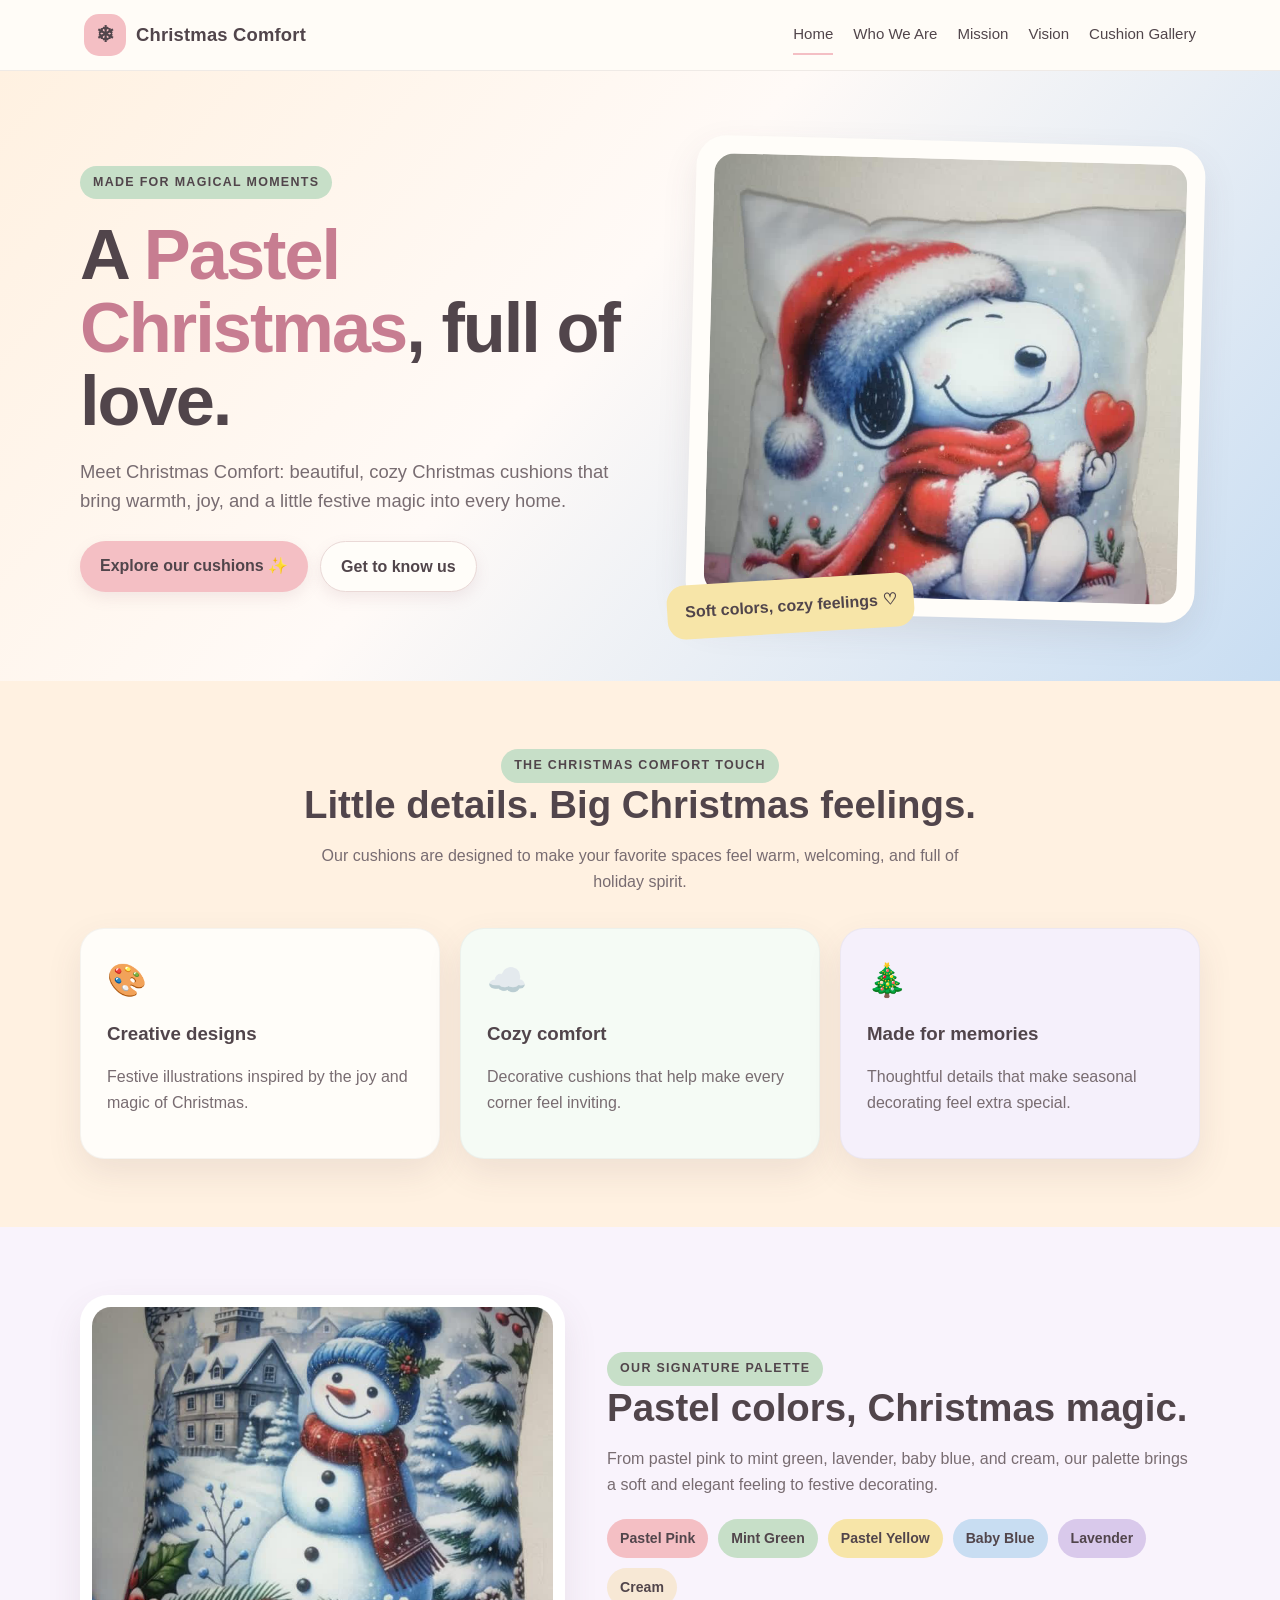
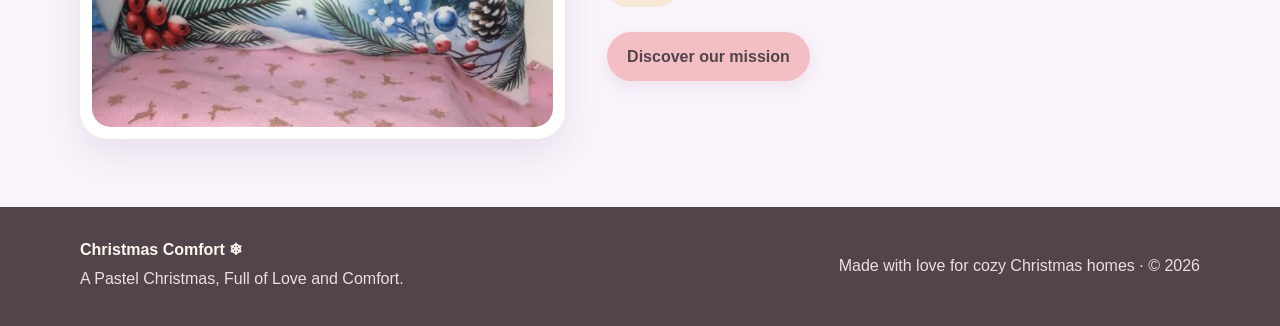
<file: index.html>
<!doctype html>
<html lang="en">
<head>
  <meta charset="utf-8">
  <meta name="viewport" content="width=device-width, initial-scale=1">
  <meta name="theme-color" content="#FFF1E1">
  <meta name="description" content="Christmas Comfort creates beautiful, cozy Christmas cushions in soft pastel colors.">
  <title>Home | Christmas Comfort</title>
  <link rel="stylesheet" href="./styles.css">
</head>
<body>

<header>
  <div class="nav">
    <a class="brand" href="./index.html">
      <span class="brand-mark">❄</span>
      <span>Christmas Comfort</span>
    </a>

    <button class="menu-button" aria-label="Open navigation" aria-expanded="false">☰</button>

    <nav>
      <a href="./index.html">Home</a>
      <a href="./who-we-are.html">Who We Are</a>
      <a href="./mission.html">Mission</a>
      <a href="./vision.html">Vision</a>
      <a href="./products.html">Cushion Gallery</a>
    </nav>
  </div>
</header>

<main>

  <!-- HERO SECTION -->
  <section class="hero">
    <div class="wrap hero-grid">

      <div>
        <span class="eyebrow">Made for magical moments</span>

        <h1>A <span>Pastel Christmas</span>, full of love.</h1>

        <p class="lead">
          Meet Christmas Comfort: beautiful, cozy Christmas cushions
          that bring warmth, joy, and a little festive magic into every home.
        </p>

        <div class="actions">
          <a class="btn" href="./products.html">Explore our cushions ✨</a>
          <a class="btn secondary" href="./who-we-are.html">Get to know us</a>
        </div>
      </div>

      <div class="hero-photo">
        <img
          src="./snoopy-cushion.png"
          alt="Christmas cushion with a cheerful winter character wearing a Santa hat"
          onerror="this.onerror=null;this.src='https://placehold.co/600x600/FFF1E1/8A647A?text=Christmas+Comfort';"
        >
        <span class="sticker">Soft colors, cozy feelings ♡</span>
      </div>

    </div>
  </section>

  <!-- FEATURES SECTION -->
  <section class="section">
    <div class="wrap">

      <div class="section-head">
        <span class="eyebrow">The Christmas Comfort touch</span>
        <h2>Little details. Big Christmas feelings.</h2>
        <p>
          Our cushions are designed to make your favorite spaces feel warm,
          welcoming, and full of holiday spirit.
        </p>
      </div>

      <div class="cards">

        <article class="card">
          <div class="emoji">🎨</div>
          <h3>Creative designs</h3>
          <p>Festive illustrations inspired by the joy and magic of Christmas.</p>
        </article>

        <article class="card">
          <div class="emoji">☁️</div>
          <h3>Cozy comfort</h3>
          <p>Decorative cushions that help make every corner feel inviting.</p>
        </article>

        <article class="card">
          <div class="emoji">🎄</div>
          <h3>Made for memories</h3>
          <p>Thoughtful details that make seasonal decorating feel extra special.</p>
        </article>

      </div>
    </div>
  </section>

  <!-- SIGNATURE COLORS SECTION -->
  <section class="section" style="background:#f9f3fc">
    <div class="wrap split">

      <div class="split-image">
        <img
          src="./snowman-cushion.png"
          alt="Snowman Christmas cushion in icy blue and winter colors"
          onerror="this.onerror=null;this.src='https://placehold.co/600x600/F9F3FC/8A647A?text=Snowy+Day';"
        >
      </div>

      <div>
        <span class="eyebrow">Our signature palette</span>

        <h2>Pastel colors, Christmas magic.</h2>

        <p>
          From pastel pink to mint green, lavender, baby blue, and cream,
          our palette brings a soft and elegant feeling to festive decorating.
        </p>

        <div class="pill-row">
          <span class="pill pink">Pastel Pink</span>
          <span class="pill mint">Mint Green</span>
          <span class="pill yellow">Pastel Yellow</span>
          <span class="pill blue">Baby Blue</span>
          <span class="pill lavender">Lavender</span>
          <span class="pill cream">Cream</span>
        </div>

        <div class="actions">
          <a class="btn" href="./mission.html">Discover our mission</a>
        </div>
      </div>

    </div>
  </section>

</main>

<!-- FOOTER -->
<footer>
  <div class="wrap footer-inner">

    <div>
      <strong>Christmas Comfort ❄</strong>
      <p>A Pastel Christmas, Full of Love and Comfort.</p>
    </div>

    <p>
      Made with love for cozy Christmas homes · ©
      <span class="year"></span>
    </p>

  </div>
</footer>

<!-- NAVIGATION SCRIPT -->
<script>
  const button = document.querySelector('.menu-button');
  const navMenu = document.querySelector('nav');

  if (button && navMenu) {
    button.addEventListener('click', () => {
      const opened = navMenu.classList.toggle('open');
      button.setAttribute('aria-expanded', opened ? 'true' : 'false');
    });
  }

  const currentPage = location.pathname.split('/').pop() || 'index.html';

  document.querySelectorAll('nav a').forEach(link => {
    const linkPage = link.getAttribute('href').split('/').pop();

    if (linkPage === currentPage) {
      link.classList.add('active');
    }
  });

  document.querySelectorAll('.year').forEach(element => {
    element.textContent = new Date().getFullYear();
  });
</script>

</body>
</html>
</file>
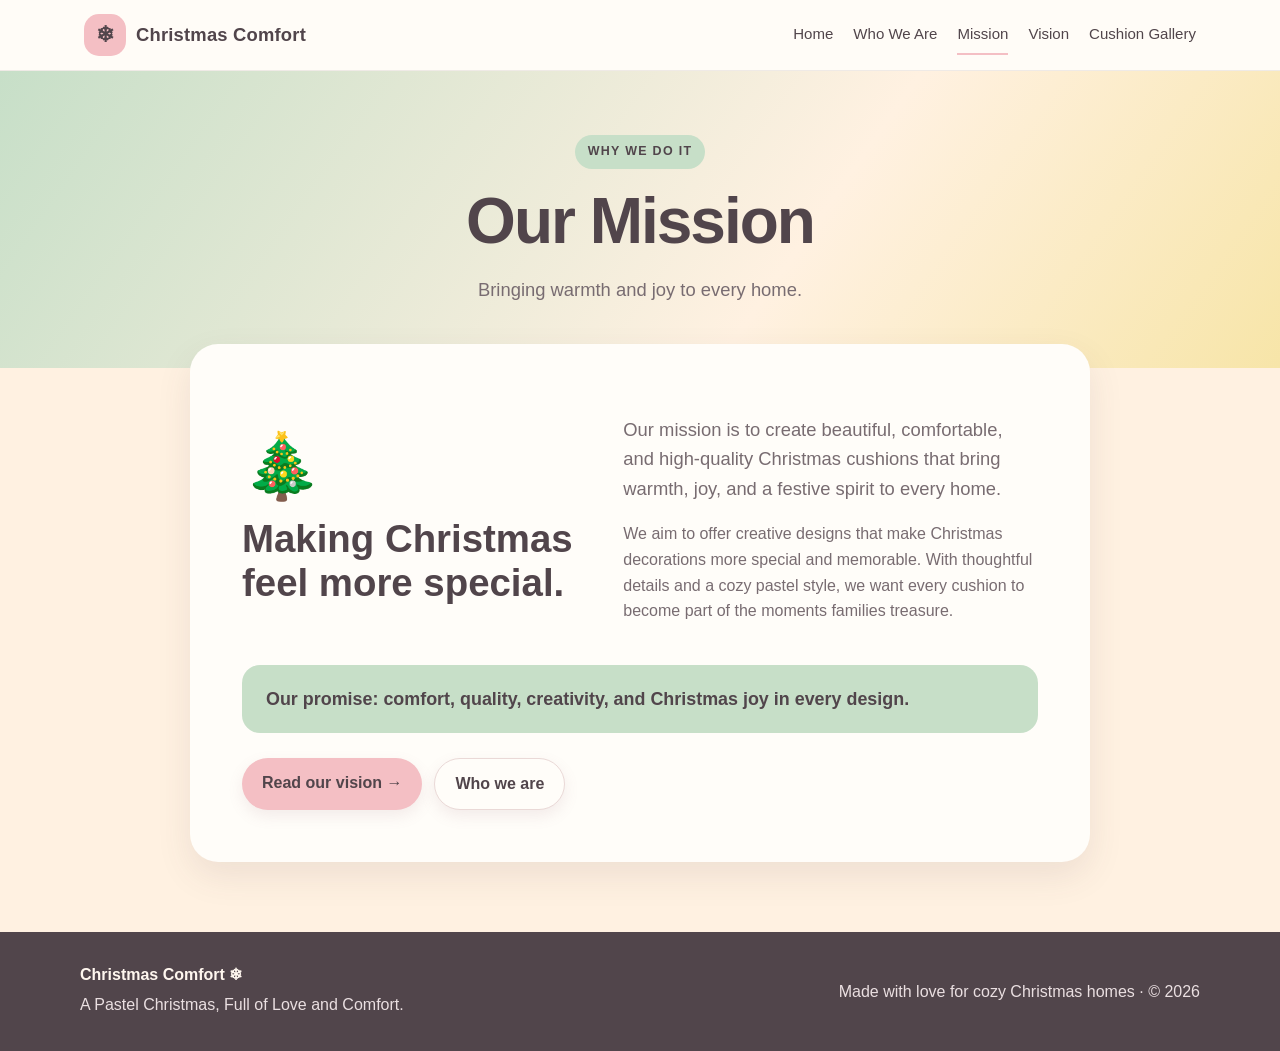
<file: mission.html>
<!doctype html>
<html lang="en"><head><meta charset="utf-8"><meta name="viewport" content="width=device-width,initial-scale=1">
<meta name="theme-color" content="#FFF1E1"><meta name="description" content="Christmas Comfort creates beautiful, cozy Christmas cushions in soft pastel colors.">
<title>Our Mission | Christmas Comfort</title><link rel="stylesheet" href="styles.css"></head><body>

<header><div class="nav">
  <a class="brand" href="index.html"><span class="brand-mark">❄</span><span>Christmas Comfort</span></a>
  <button class="menu-button" aria-label="Open navigation" aria-expanded="false">☰</button>
  <nav>
    <a href="index.html">Home</a>
    <a href="who-we-are.html">Who We Are</a>
    <a href="mission.html">Mission</a>
    <a href="vision.html">Vision</a>
    <a href="products.html">Cushion Gallery</a>
  </nav>
</div></header>
<main>
<section class="page-hero" style="background:linear-gradient(125deg,var(--mint),var(--cream) 62%,var(--yellow))"><div class="wrap"><span class="eyebrow">Why we do it</span><h1>Our Mission</h1><p class="lead" style="margin:0 auto">Bringing warmth and joy to every home.</p></div></section>
<section class="content-panel"><div class="split"><div><span style="font-size:4rem">🎄</span><h2>Making Christmas feel more special.</h2></div><div><p class="lead">Our mission is to create beautiful, comfortable, and high-quality Christmas cushions that bring warmth, joy, and a festive spirit to every home.</p><p>We aim to offer creative designs that make Christmas decorations more special and memorable. With thoughtful details and a cozy pastel style, we want every cushion to become part of the moments families treasure.</p></div></div>
<div class="quote" style="background:var(--mint)">Our promise: comfort, quality, creativity, and Christmas joy in every design.</div><div class="actions"><a class="btn" href="vision.html">Read our vision →</a><a class="btn secondary" href="who-we-are.html">Who we are</a></div></section>
</main>
<footer><div class="wrap footer-inner">
  <div><strong>Christmas Comfort ❄</strong><p>A Pastel Christmas, Full of Love and Comfort.</p></div>
  <p>Made with love for cozy Christmas homes · © <span class="year"></span></p>
</div></footer>
<script>
const button=document.querySelector('.menu-button'), navMenu=document.querySelector('nav');
if(button){button.addEventListener('click',()=>{const opened=navMenu.classList.toggle('open');button.setAttribute('aria-expanded',opened?'true':'false')})}
document.querySelectorAll('nav a').forEach(a=>{if(a.getAttribute('href')===location.pathname.split('/').pop())a.classList.add('active')});
document.querySelectorAll('.year').forEach(el=>el.textContent=new Date().getFullYear());
</script>
</body></html>
</file>
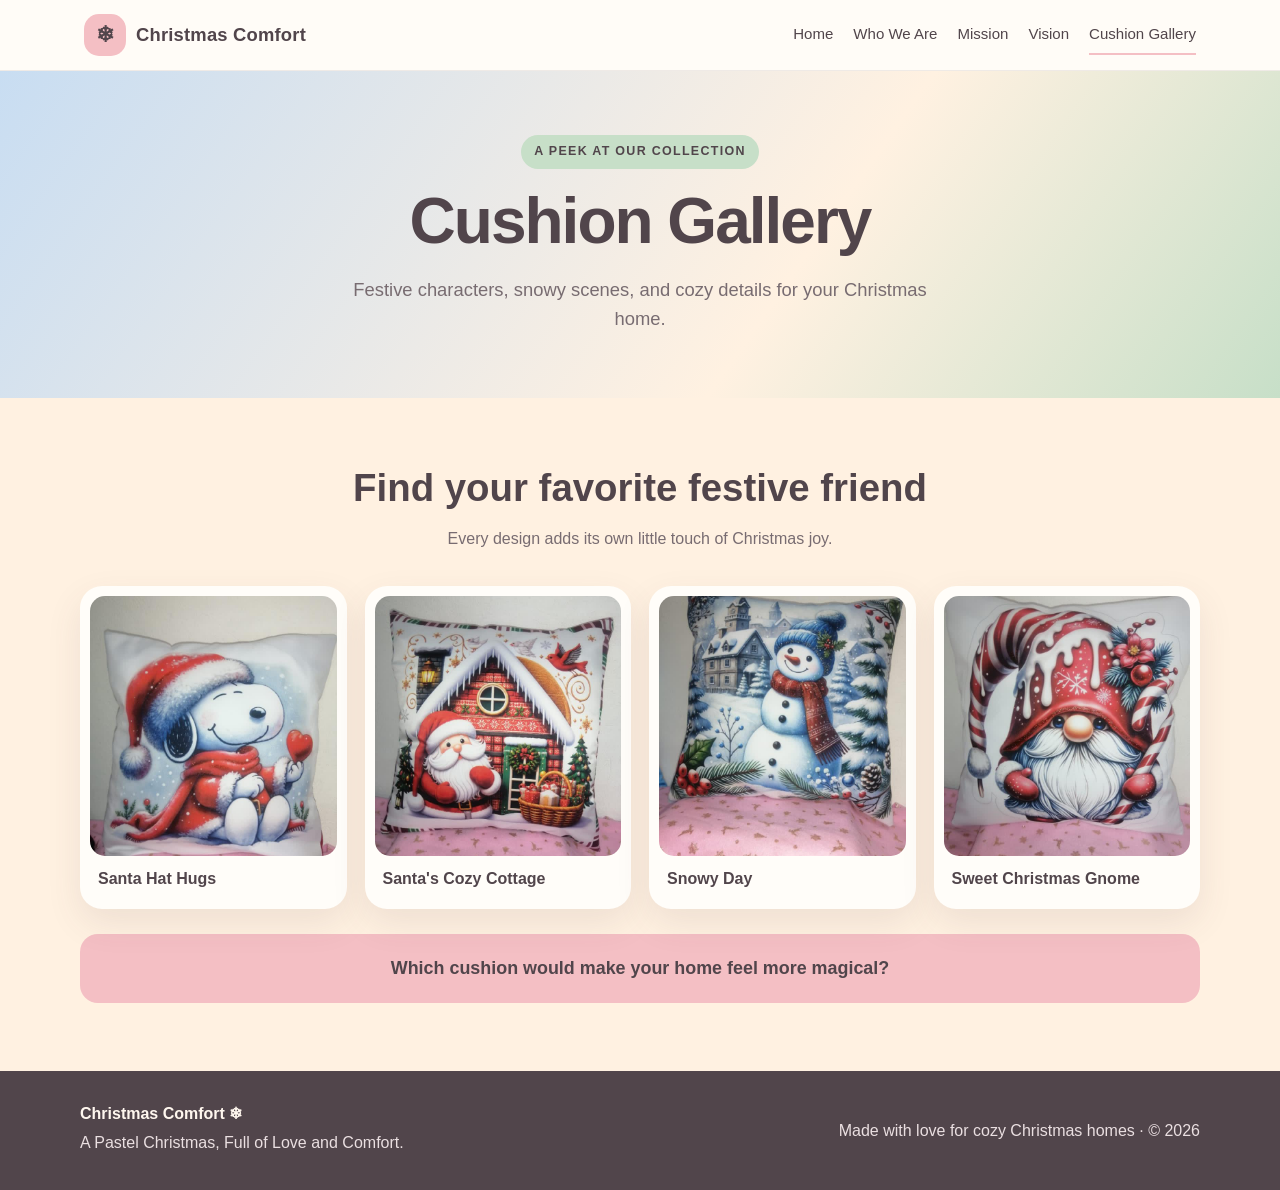
<file: products.html>
<!doctype html>
<html lang="en"><head><meta charset="utf-8"><meta name="viewport" content="width=device-width,initial-scale=1">
<meta name="theme-color" content="#FFF1E1"><meta name="description" content="Christmas Comfort creates beautiful, cozy Christmas cushions in soft pastel colors.">
<title>Cushion Gallery | Christmas Comfort</title><link rel="stylesheet" href="styles.css"></head><body>

<header><div class="nav">
  <a class="brand" href="index.html"><span class="brand-mark">❄</span><span>Christmas Comfort</span></a>
  <button class="menu-button" aria-label="Open navigation" aria-expanded="false">☰</button>
  <nav>
    <a href="index.html">Home</a>
    <a href="who-we-are.html">Who We Are</a>
    <a href="mission.html">Mission</a>
    <a href="vision.html">Vision</a>
    <a href="products.html">Cushion Gallery</a>
  </nav>
</div></header>
<main>
<section class="page-hero" style="background:linear-gradient(125deg,var(--blue),var(--cream) 62%,var(--mint))"><div class="wrap"><span class="eyebrow">A peek at our collection</span><h1>Cushion Gallery</h1><p class="lead" style="margin:0 auto">Festive characters, snowy scenes, and cozy details for your Christmas home.</p></div></section>
<section class="section"><div class="wrap"><div class="section-head"><h2>Find your favorite festive friend</h2><p>Every design adds its own little touch of Christmas joy.</p></div><div class="gallery">
<article class="product">
  <img src="./snoopy-cushion.png" alt="Winter character cushion with Santa hat and red scarf">
  <h3>Santa Hat Hugs</h3>
</article>

<article class="product">
  <img src="./santa-house-cushion.png" alt="Santa Claus in front of a decorated Christmas cottage">
  <h3>Santa's Cozy Cottage</h3>
</article>

<article class="product">
  <img src="./snowman-cushion.png" alt="Snowman in a blue hat and red scarf in a snowy village">
  <h3>Snowy Day</h3>
</article>

<article class="product">
  <img src="./gnome-cushion.png" alt="Christmas gnome with a red striped hat and candy cane">
  <h3>Sweet Christmas Gnome</h3>
</article>
</div><div class="quote" style="background:var(--pink);text-align:center">Which cushion would make your home feel more magical?</div></div></section>
</main>
<footer><div class="wrap footer-inner">
  <div><strong>Christmas Comfort ❄</strong><p>A Pastel Christmas, Full of Love and Comfort.</p></div>
  <p>Made with love for cozy Christmas homes · © <span class="year"></span></p>
</div></footer>
<script>
const button=document.querySelector('.menu-button'), navMenu=document.querySelector('nav');
if(button){button.addEventListener('click',()=>{const opened=navMenu.classList.toggle('open');button.setAttribute('aria-expanded',opened?'true':'false')})}
document.querySelectorAll('nav a').forEach(a=>{if(a.getAttribute('href')===location.pathname.split('/').pop())a.classList.add('active')});
document.querySelectorAll('.year').forEach(el=>el.textContent=new Date().getFullYear());
</script>
</body></html>
</file>
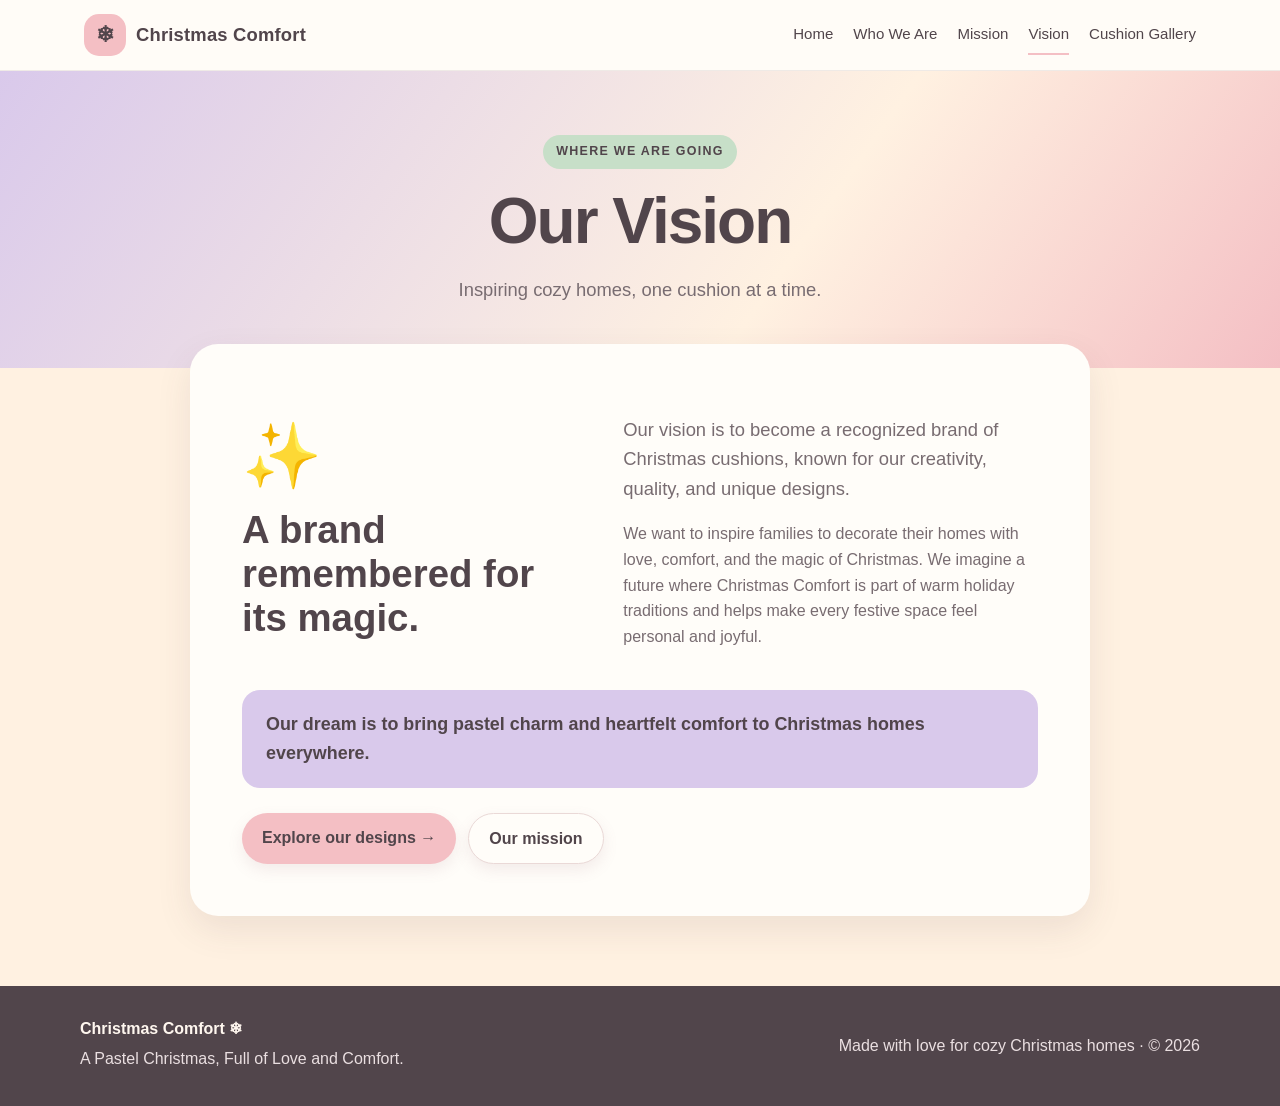
<file: vision.html>
<!doctype html>
<html lang="en"><head><meta charset="utf-8"><meta name="viewport" content="width=device-width,initial-scale=1">
<meta name="theme-color" content="#FFF1E1"><meta name="description" content="Christmas Comfort creates beautiful, cozy Christmas cushions in soft pastel colors.">
<title>Our Vision | Christmas Comfort</title><link rel="stylesheet" href="styles.css"></head><body>

<header><div class="nav">
  <a class="brand" href="index.html"><span class="brand-mark">❄</span><span>Christmas Comfort</span></a>
  <button class="menu-button" aria-label="Open navigation" aria-expanded="false">☰</button>
  <nav>
    <a href="index.html">Home</a>
    <a href="who-we-are.html">Who We Are</a>
    <a href="mission.html">Mission</a>
    <a href="vision.html">Vision</a>
    <a href="products.html">Cushion Gallery</a>
  </nav>
</div></header>
<main>
<section class="page-hero" style="background:linear-gradient(125deg,var(--lavender),var(--cream) 62%,var(--pink))"><div class="wrap"><span class="eyebrow">Where we are going</span><h1>Our Vision</h1><p class="lead" style="margin:0 auto">Inspiring cozy homes, one cushion at a time.</p></div></section>
<section class="content-panel"><div class="split"><div><span style="font-size:4rem">✨</span><h2>A brand remembered for its magic.</h2></div><div><p class="lead">Our vision is to become a recognized brand of Christmas cushions, known for our creativity, quality, and unique designs.</p><p>We want to inspire families to decorate their homes with love, comfort, and the magic of Christmas. We imagine a future where Christmas Comfort is part of warm holiday traditions and helps make every festive space feel personal and joyful.</p></div></div>
<div class="quote" style="background:var(--lavender)">Our dream is to bring pastel charm and heartfelt comfort to Christmas homes everywhere.</div><div class="actions"><a class="btn" href="products.html">Explore our designs →</a><a class="btn secondary" href="mission.html">Our mission</a></div></section>
</main>
<footer><div class="wrap footer-inner">
  <div><strong>Christmas Comfort ❄</strong><p>A Pastel Christmas, Full of Love and Comfort.</p></div>
  <p>Made with love for cozy Christmas homes · © <span class="year"></span></p>
</div></footer>
<script>
const button=document.querySelector('.menu-button'), navMenu=document.querySelector('nav');
if(button){button.addEventListener('click',()=>{const opened=navMenu.classList.toggle('open');button.setAttribute('aria-expanded',opened?'true':'false')})}
document.querySelectorAll('nav a').forEach(a=>{if(a.getAttribute('href')===location.pathname.split('/').pop())a.classList.add('active')});
document.querySelectorAll('.year').forEach(el=>el.textContent=new Date().getFullYear());
</script>
</body></html>
</file>
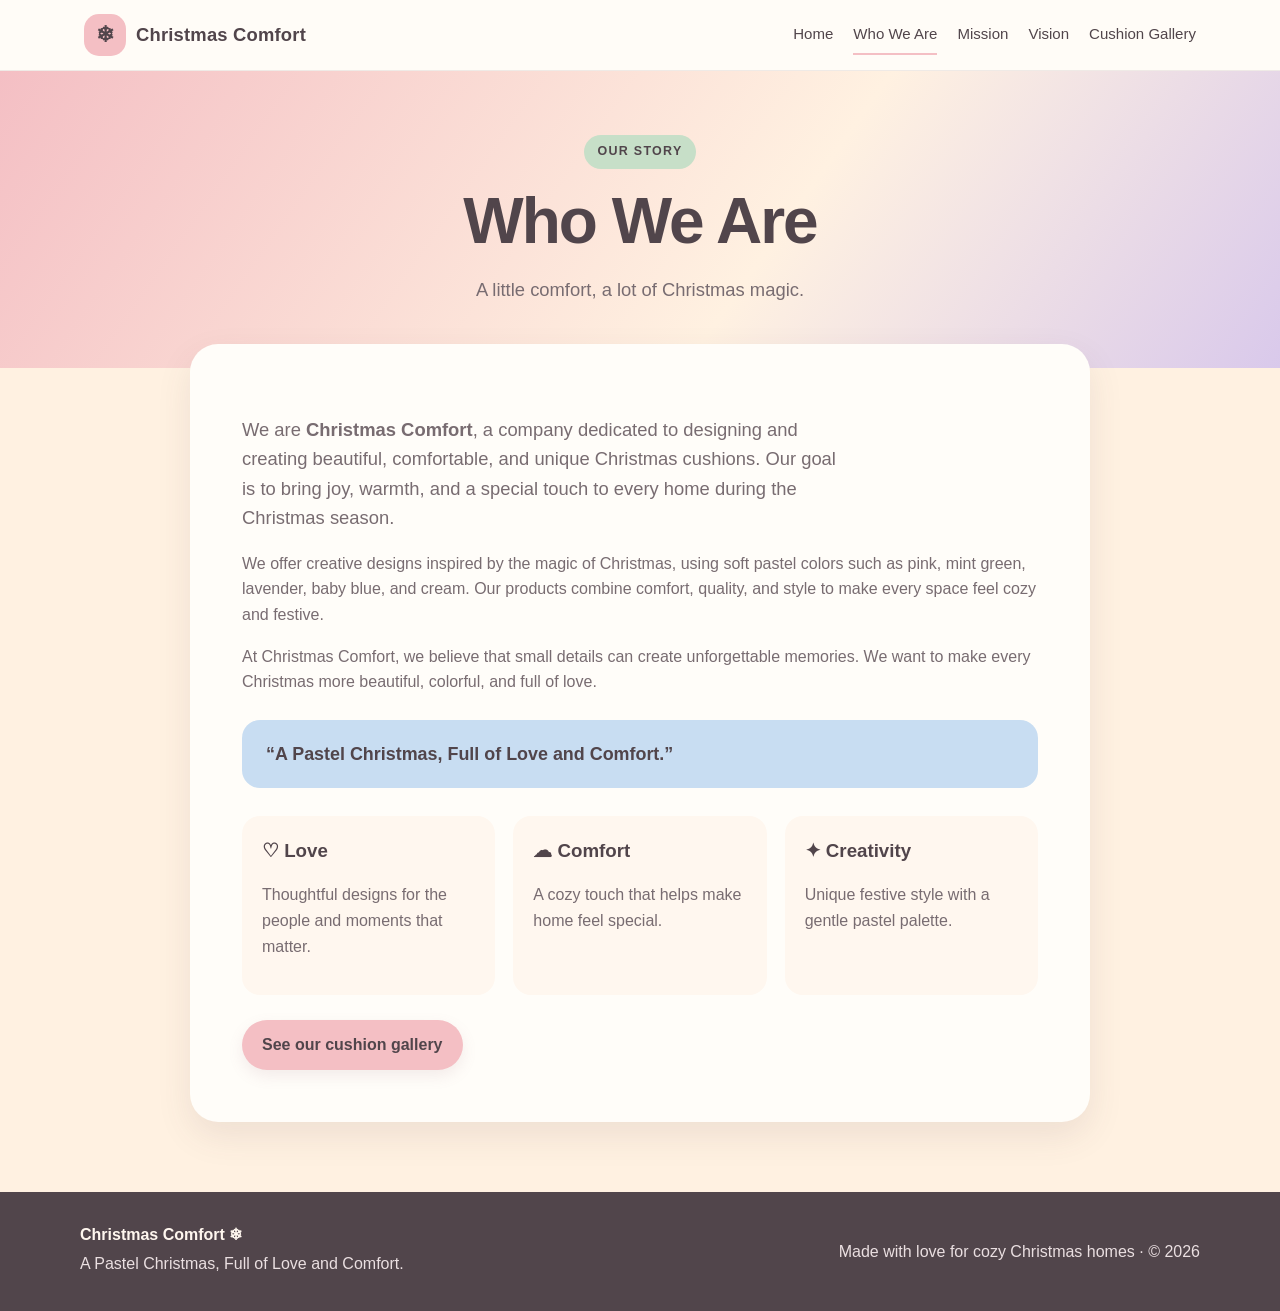
<file: who-we-are.html>
<!doctype html>
<html lang="en"><head><meta charset="utf-8"><meta name="viewport" content="width=device-width,initial-scale=1">
<meta name="theme-color" content="#FFF1E1"><meta name="description" content="Christmas Comfort creates beautiful, cozy Christmas cushions in soft pastel colors.">
<title>Who We Are | Christmas Comfort</title><link rel="stylesheet" href="styles.css"></head><body>

<header><div class="nav">
  <a class="brand" href="index.html"><span class="brand-mark">❄</span><span>Christmas Comfort</span></a>
  <button class="menu-button" aria-label="Open navigation" aria-expanded="false">☰</button>
  <nav>
    <a href="index.html">Home</a>
    <a href="who-we-are.html">Who We Are</a>
    <a href="mission.html">Mission</a>
    <a href="vision.html">Vision</a>
    <a href="products.html">Cushion Gallery</a>
  </nav>
</div></header>
<main>
<section class="page-hero"><div class="wrap"><span class="eyebrow">Our story</span><h1>Who We Are</h1><p class="lead" style="margin:0 auto">A little comfort, a lot of Christmas magic.</p></div></section>
<section class="content-panel"><p class="lead">We are <strong>Christmas Comfort</strong>, a company dedicated to designing and creating beautiful, comfortable, and unique Christmas cushions. Our goal is to bring joy, warmth, and a special touch to every home during the Christmas season.</p>
<p>We offer creative designs inspired by the magic of Christmas, using soft pastel colors such as pink, mint green, lavender, baby blue, and cream. Our products combine comfort, quality, and style to make every space feel cozy and festive.</p>
<p>At Christmas Comfort, we believe that small details can create unforgettable memories. We want to make every Christmas more beautiful, colorful, and full of love.</p>
<div class="quote">“A Pastel Christmas, Full of Love and Comfort.”</div>
<div class="values"><div class="value"><h3>♡ Love</h3><p>Thoughtful designs for the people and moments that matter.</p></div><div class="value"><h3>☁ Comfort</h3><p>A cozy touch that helps make home feel special.</p></div><div class="value"><h3>✦ Creativity</h3><p>Unique festive style with a gentle pastel palette.</p></div></div>
<div class="actions"><a class="btn" href="products.html">See our cushion gallery</a></div></section>
</main>
<footer><div class="wrap footer-inner">
  <div><strong>Christmas Comfort ❄</strong><p>A Pastel Christmas, Full of Love and Comfort.</p></div>
  <p>Made with love for cozy Christmas homes · © <span class="year"></span></p>
</div></footer>
<script>
const button=document.querySelector('.menu-button'), navMenu=document.querySelector('nav');
if(button){button.addEventListener('click',()=>{const opened=navMenu.classList.toggle('open');button.setAttribute('aria-expanded',opened?'true':'false')})}
document.querySelectorAll('nav a').forEach(a=>{if(a.getAttribute('href')===location.pathname.split('/').pop())a.classList.add('active')});
document.querySelectorAll('.year').forEach(el=>el.textContent=new Date().getFullYear());
</script>
</body></html>
</file>
<file: styles.css>
:root{
  --pink:#F4BFC4; --mint:#C7DFC8; --yellow:#F7E5A8;
  --blue:#C8DDF2; --lavender:#D9C9EB; --cream:#FFF1E1;
  --ink:#51454b; --muted:#786c71; --white:#fffdf9;
  --shadow:0 14px 35px rgba(93,67,76,.10);
}
*{box-sizing:border-box}
html{scroll-behavior:smooth}
body{margin:0;background:var(--cream);color:var(--ink);font-family:ui-rounded,"Trebuchet MS",Arial,sans-serif;line-height:1.6}
a{color:inherit;text-decoration:none}
header{position:sticky;top:0;z-index:10;background:rgba(255,253,249,.92);backdrop-filter:blur(12px);border-bottom:1px solid rgba(120,108,113,.12)}
.nav{max-width:1160px;margin:auto;padding:14px 24px;display:flex;align-items:center;justify-content:space-between;gap:20px}
.brand{display:flex;align-items:center;gap:10px;font-weight:900;font-size:1.15rem;letter-spacing:.2px}
.brand-mark{display:grid;place-items:center;width:42px;height:42px;border-radius:15px;background:var(--pink);font-size:1.35rem}
nav{display:flex;align-items:center;gap:20px;flex-wrap:wrap;font-size:.94rem}
nav a{padding:7px 0;border-bottom:2px solid transparent}
nav a:hover,nav a.active{border-color:var(--pink)}
.menu-button{display:none;border:0;background:var(--pink);border-radius:12px;padding:8px 12px;font-size:1.2rem}
main{min-height:70vh}
.wrap{width:min(1120px,calc(100% - 40px));margin:auto}
.hero{padding:70px 0 64px;background:linear-gradient(130deg,var(--cream),#fffaf7 45%,var(--blue))}
.hero-grid{display:grid;grid-template-columns:1.05fr .95fr;gap:48px;align-items:center}
.eyebrow{display:inline-block;padding:7px 13px;border-radius:999px;background:var(--mint);font-weight:800;font-size:.78rem;letter-spacing:1.3px;text-transform:uppercase}
h1{font-size:clamp(2.6rem,5.5vw,5rem);line-height:1.03;letter-spacing:-2px;margin:20px 0}
h1 span{color:#c77d91}
h2{font-size:clamp(1.8rem,3vw,2.65rem);line-height:1.15;margin:0 0 16px}
h3{margin:0 0 8px}
p{color:var(--muted)}
.lead{font-size:1.15rem;max-width:600px}
.actions{display:flex;gap:12px;flex-wrap:wrap;margin-top:25px}
.btn{display:inline-block;border-radius:999px;padding:12px 20px;font-weight:800;background:var(--pink);box-shadow:0 6px 15px rgba(160,105,124,.12);transition:transform .2s}
.btn:hover{transform:translateY(-2px)}
.btn.secondary{background:var(--white);border:1px solid #ead9d7}
.hero-photo{position:relative;padding:18px;background:var(--white);border-radius:30px;box-shadow:var(--shadow);transform:rotate(1.5deg)}
.hero-photo img{width:100%;height:440px;object-fit:cover;border-radius:20px;display:block}
.sticker{position:absolute;bottom:-20px;left:-18px;background:var(--yellow);padding:14px 18px;border-radius:18px;font-weight:900;transform:rotate(-5deg)}
.section{padding:68px 0}
.section-head{text-align:center;max-width:680px;margin:0 auto 34px}
.cards{display:grid;grid-template-columns:repeat(3,1fr);gap:20px}
.card{padding:26px;border-radius:24px;background:var(--white);box-shadow:var(--shadow);border:1px solid rgba(120,108,113,.07)}
.card .emoji{font-size:2rem;margin-bottom:12px}
.card:nth-child(2){background:#f5fbf5}.card:nth-child(3){background:#f5f0fb}
.split{display:grid;grid-template-columns:.9fr 1.1fr;gap:42px;align-items:center}
.split-image{border-radius:28px;overflow:hidden;box-shadow:var(--shadow);background:white;padding:12px}
.split-image img{width:100%;height:420px;object-fit:cover;border-radius:19px;display:block}
.pill-row{display:flex;gap:10px;flex-wrap:wrap;margin-top:22px}
.pill{font-size:.88rem;font-weight:800;border-radius:999px;padding:8px 13px}
.pink{background:var(--pink)}.mint{background:var(--mint)}.yellow{background:var(--yellow)}.blue{background:var(--blue)}.lavender{background:var(--lavender)}.cream{background:#f7e8d5}
.gallery{display:grid;grid-template-columns:repeat(4,1fr);gap:18px}
.product{background:var(--white);padding:10px;border-radius:22px;box-shadow:var(--shadow);overflow:hidden}
.product img{display:block;width:100%;height:260px;object-fit:cover;border-radius:15px}
.product h3{padding:10px 8px 0;font-size:1rem}
.page-hero{padding:64px 0;background:linear-gradient(125deg,var(--pink),var(--cream) 60%,var(--lavender))}
.page-hero .wrap{max-width:900px;text-align:center}
.page-hero h1{font-size:clamp(2.5rem,5vw,4.5rem)}
.content-panel{max-width:900px;margin:-24px auto 70px;position:relative;background:var(--white);padding:clamp(26px,5vw,52px);border-radius:28px;box-shadow:var(--shadow)}
.quote{margin-top:25px;padding:20px 24px;background:var(--blue);border-radius:18px;font-weight:900;font-size:1.12rem}
.values{display:grid;grid-template-columns:repeat(3,1fr);gap:18px;margin-top:28px}
.value{padding:20px;border-radius:18px;background:#fff7ef}
footer{background:#51454b;color:#fff7ef;padding:30px 0}
.footer-inner{display:flex;justify-content:space-between;align-items:center;gap:20px;flex-wrap:wrap}
footer p{color:#eadfe1;margin:4px 0}
footer a{text-decoration:underline;text-underline-offset:3px}
@media(max-width:800px){
 .hero-grid,.split{grid-template-columns:1fr}
 .hero{padding-top:45px}
 .hero-photo img{height:360px}
 .cards,.values{grid-template-columns:1fr}
 .gallery{grid-template-columns:repeat(2,1fr)}
 .nav{flex-wrap:wrap}
 .menu-button{display:block}
 nav{display:none;width:100%;flex-direction:column;align-items:flex-start;gap:8px;padding:10px 0}
 nav.open{display:flex}
}
@media(max-width:480px){.gallery{grid-template-columns:1fr}.product img{height:320px}.wrap{width:min(100% - 28px,1120px)}}
</file>
